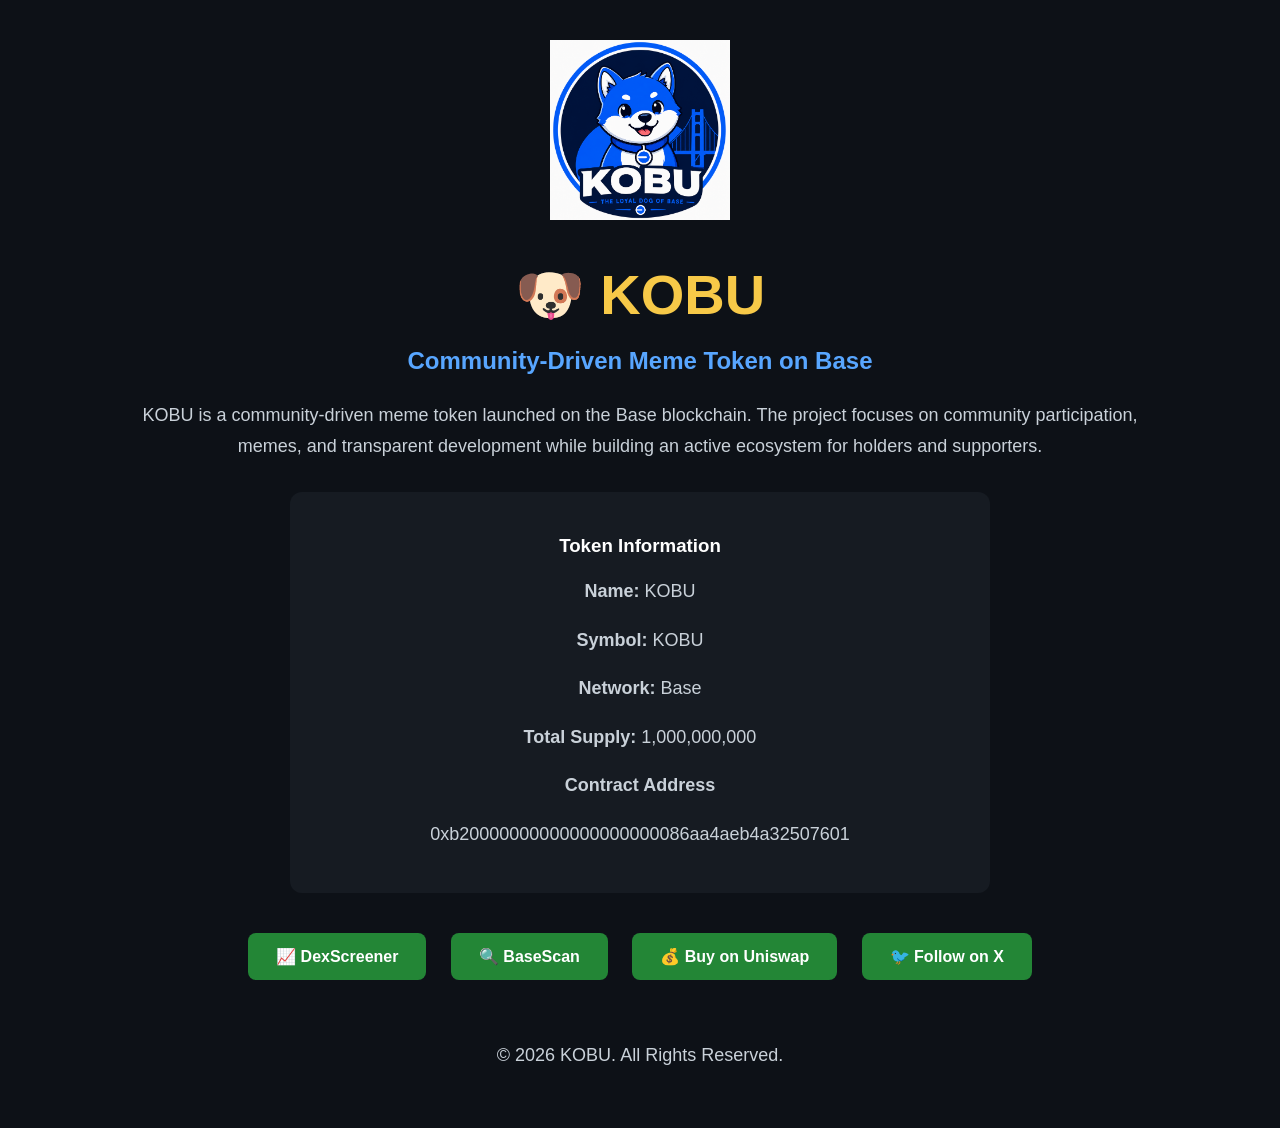
<file: index.html>
<!DOCTYPE html>
<html lang="en">
<head>
    <meta charset="UTF-8">
    <meta name="viewport" content="width=device-width, initial-scale=1.0">
    <title>KOBU | Community Meme Token on Base</title>

    <link rel="stylesheet" href="style.css">
</head>

<body>

<div class="container">

    <img src="logo.png" alt="KOBU Logo" width="180">

    <h1>🐶 KOBU</h1>

    <h2>Community-Driven Meme Token on Base</h2>

    <p>
        KOBU is a community-driven meme token launched on the Base blockchain.
        The project focuses on community participation, memes, and transparent
        development while building an active ecosystem for holders and supporters.
    </p>

    <div class="token-box">

        <h3>Token Information</h3>

        <p><b>Name:</b> KOBU</p>
        <p><b>Symbol:</b> KOBU</p>
        <p><b>Network:</b> Base</p>
        <p><b>Total Supply:</b> 1,000,000,000</p>

        <p><b>Contract Address</b></p>

        <p>
            0xb20000000000000000000086aa4aeb4a32507601
        </p>

    </div>

    <a class="button" href="https://dexscreener.com/base/0xb20000000000000000000086aa4aeb4a32507601" target="_blank">
        📈 DexScreener
    </a>

    <a class="button" href="https://basescan.org/token/0xb20000000000000000000086aa4aeb4a32507601" target="_blank">
        🔍 BaseScan
    </a>

    <a class="button" href="https://app.uniswap.org/swap?chain=base&inputCurrency=0xb20000000000000000000086aa4aeb4a32507601&outputCurrency=0xfde4c96c8593536e31f229ea8f37b2ada2699bb2" target="_blank">
        💰 Buy on Uniswap
    </a>

    <a class="button" href="https://x.com/Swarup54502259" target="_blank">
        🐦 Follow on X
    </a>

    <footer>
        <p>© 2026 KOBU. All Rights Reserved.</p>
    </footer>

</div>

</body>
</html>
</file>
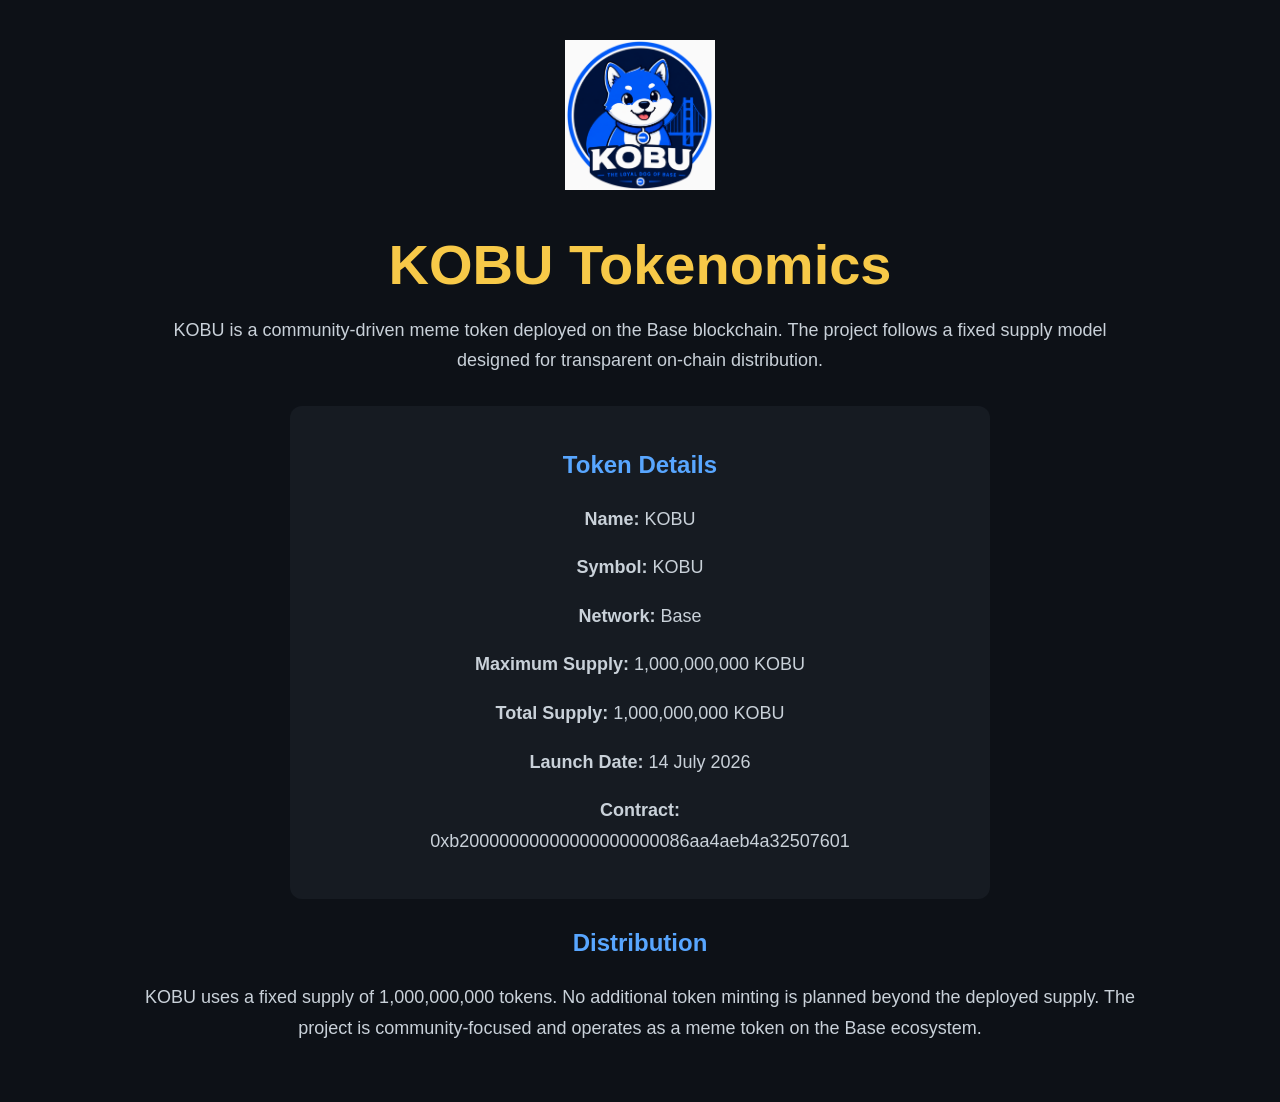
<file: tokenomics.html>
<!DOCTYPE html>
<html lang="en">
<head>
<meta charset="UTF-8">
<meta name="viewport" content="width=device-width, initial-scale=1.0">
<title>KOBU Tokenomics</title>
<link rel="stylesheet" href="style.css">
</head>

<body>

<div class="container">

<img src="logo.png" width="150">

<h1>KOBU Tokenomics</h1>

<p>
KOBU is a community-driven meme token deployed on the Base blockchain.
The project follows a fixed supply model designed for transparent on-chain distribution.
</p>

<div class="token-box">

<h2>Token Details</h2>

<p><b>Name:</b> KOBU</p>

<p><b>Symbol:</b> KOBU</p>

<p><b>Network:</b> Base</p>

<p><b>Maximum Supply:</b> 1,000,000,000 KOBU</p>

<p><b>Total Supply:</b> 1,000,000,000 KOBU</p>

<p><b>Launch Date:</b> 14 July 2026</p>

<p><b>Contract:</b><br>
0xb20000000000000000000086aa4aeb4a32507601
</p>

</div>

<h2>Distribution</h2>

<p>
KOBU uses a fixed supply of 1,000,000,000 tokens.
No additional token minting is planned beyond the deployed supply.
The project is community-focused and operates as a meme token on the Base ecosystem.
</p>

</div>

</body>
</html>
</file>
<file: style.css>
body {
  margin: 0;
  padding: 0;
  background: #0d1117;
  color: #ffffff;
  font-family: Arial, Helvetica, sans-serif;
}

.container {
  max-width: 1000px;
  margin: auto;
  padding: 40px 20px;
  text-align: center;
}

h1 {
  font-size: 56px;
  color: #f7c948;
  margin-bottom: 10px;
}

h2 {
  color: #58a6ff;
  margin-bottom: 25px;
}

p {
  font-size: 18px;
  line-height: 1.7;
  color: #c9d1d9;
}

.token-box {
  background: #161b22;
  padding: 25px;
  border-radius: 12px;
  margin: 30px auto;
  max-width: 650px;
}

.button {
  display: inline-block;
  margin: 10px;
  padding: 14px 28px;
  background: #238636;
  color: #fff;
  text-decoration: none;
  border-radius: 8px;
  font-weight: bold;
}

.button:hover {
  background: #2ea043;
}

footer {
  margin-top: 50px;
  color: #8b949e;
  font-size: 14px;
}
</file>
